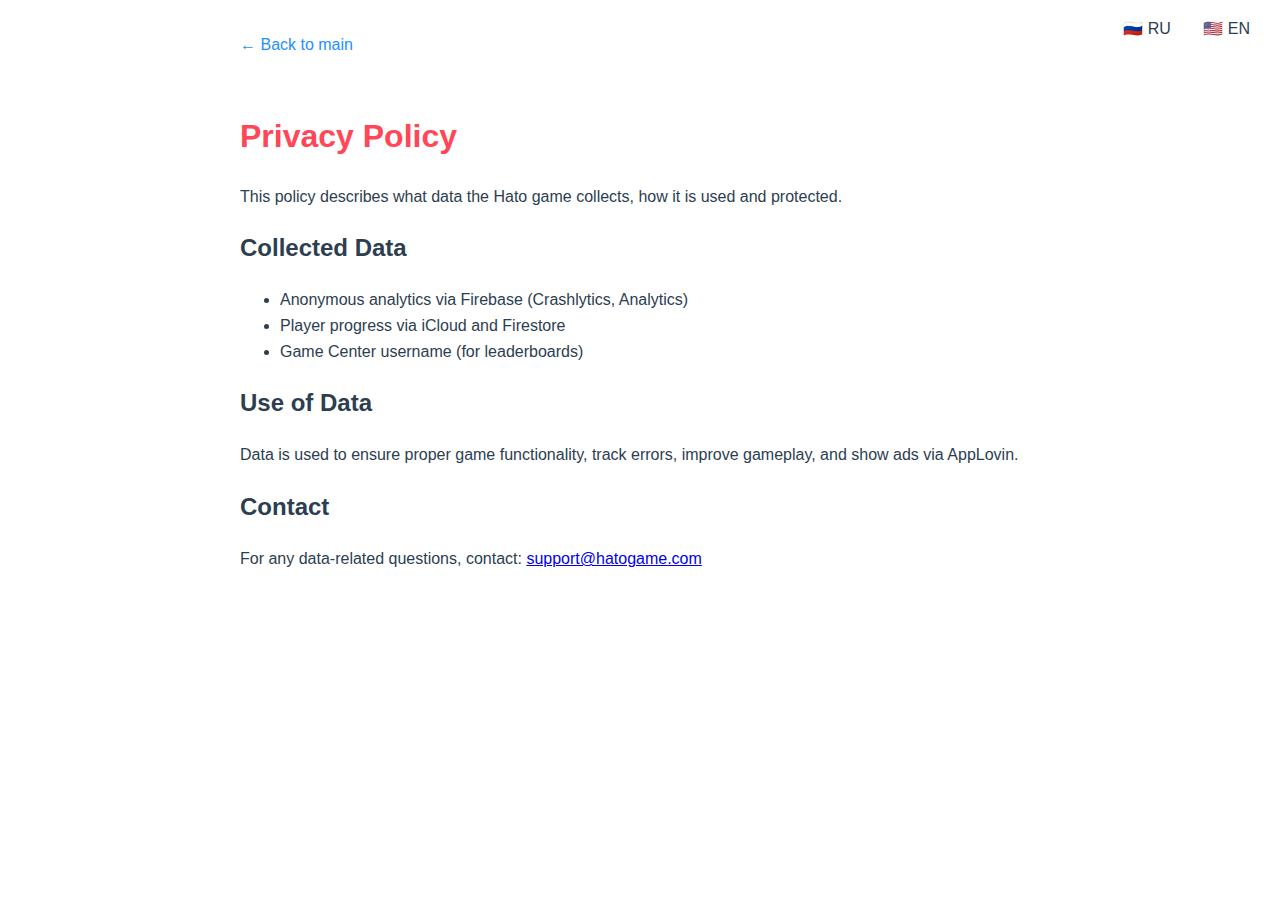
<file: privacy.html>
<!DOCTYPE html>
<html lang="en">
<head>
  <meta charset="UTF-8" />
  <meta name="viewport" content="width=device-width, initial-scale=1.0"/>
  <title>Privacy Policy — Hato</title>
  <style>
    body {
      font-family: 'Segoe UI', sans-serif;
      max-width: 800px;
      margin: 2rem auto;
      padding: 0 1rem;
      line-height: 1.6;
      color: #2c3e50;
    }

    a.back {
      display: inline-block;
      margin-bottom: 2rem;
      text-decoration: none;
      color: #1e90ff;
    }

    a.back:hover {
      text-decoration: underline;
    }

    h1 {
      color: #ff4757;
    }

    .lang-switch {
      position: absolute;
      top: 1rem;
      right: 1rem;
    }

    .lang-switch button {
      background: none;
      border: none;
      font-size: 1rem;
      color: #2c3e50;
      margin: 0 0.5rem;
      cursor: pointer;
    }

    .lang-switch button:hover {
      text-decoration: underline;
    }
  </style>
</head>
<body>
  <div class="lang-switch">
    <button onclick="setLang('ru')">🇷🇺 RU</button>
    <button onclick="setLang('en')">🇺🇸 EN</button>
  </div>

  <a class="back" href="index.html">← <span id="backText">Back to main</span></a>

  <h1 id="title">Privacy Policy</h1>

  <div id="content">
    <!-- Content injected by JS -->
  </div>

  <script>
    const content = {
      en: {
        title: "Privacy Policy",
        back: "Back to main",
        body: `
          <p>This policy describes what data the Hato game collects, how it is used and protected.</p>

          <h2>Collected Data</h2>
          <ul>
            <li>Anonymous analytics via Firebase (Crashlytics, Analytics)</li>
            <li>Player progress via iCloud and Firestore</li>
            <li>Game Center username (for leaderboards)</li>
          </ul>

          <h2>Use of Data</h2>
          <p>Data is used to ensure proper game functionality, track errors, improve gameplay, and show ads via AppLovin.</p>

          <h2>Contact</h2>
          <p>For any data-related questions, contact: <a href="mailto:support@hatogame.com">support@hatogame.com</a></p>
        `
      },
      ru: {
        title: "Политика конфиденциальности",
        back: "Назад на главную",
        body: `
          
        `
      }
    };

    function setLang(lang) {
      const t = content[lang] || content["en"];
      document.getElementById("title").textContent = t.title;
      document.getElementById("backText").textContent = t.back;
      document.getElementById("content").innerHTML = t.body;
      localStorage.setItem("lang", lang);
    }

    const savedLang = localStorage.getItem("lang");
    const browserLang = navigator.language.startsWith("ru") ? "ru" : "en";
    const currentLang = savedLang || browserLang;
    setLang(currentLang);
  </script>
</body>
</html>
</file>
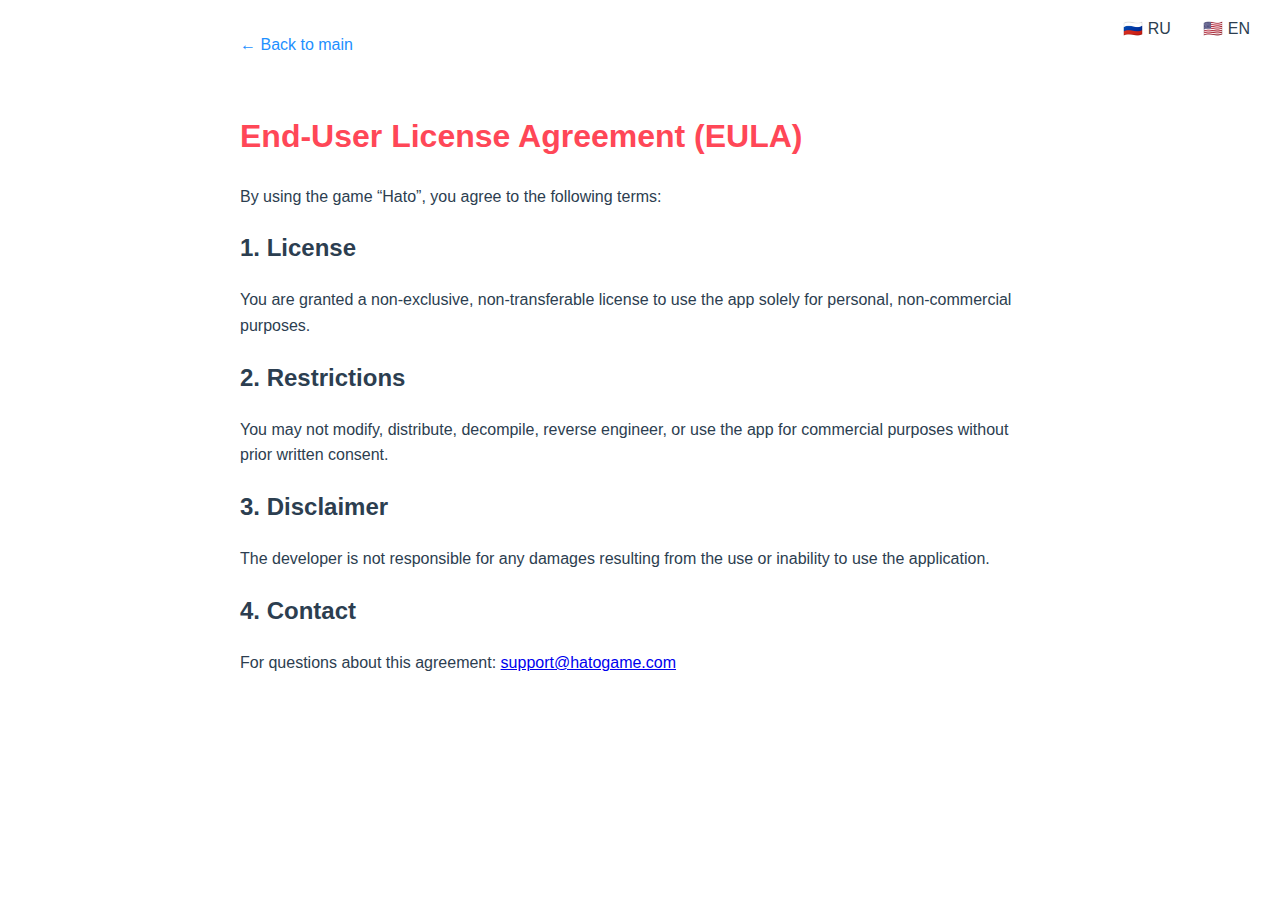
<file: terms.html>
<!DOCTYPE html>
<html lang="en">
<head>
  <meta charset="UTF-8" />
  <meta name="viewport" content="width=device-width, initial-scale=1.0"/>
  <title>EULA — Hato</title>
  <style>
    body {
      font-family: 'Segoe UI', sans-serif;
      max-width: 800px;
      margin: 2rem auto;
      padding: 0 1rem;
      line-height: 1.6;
      color: #2c3e50;
    }

    a.back {
      display: inline-block;
      margin-bottom: 2rem;
      text-decoration: none;
      color: #1e90ff;
    }

    a.back:hover {
      text-decoration: underline;
    }

    h1 {
      color: #ff4757;
    }

    .lang-switch {
      position: absolute;
      top: 1rem;
      right: 1rem;
    }

    .lang-switch button {
      background: none;
      border: none;
      font-size: 1rem;
      color: #2c3e50;
      margin: 0 0.5rem;
      cursor: pointer;
    }

    .lang-switch button:hover {
      text-decoration: underline;
    }
  </style>
</head>
<body>
  <div class="lang-switch">
    <button onclick="setLang('ru')">🇷🇺 RU</button>
    <button onclick="setLang('en')">🇺🇸 EN</button>
  </div>

  <a class="back" href="index.html">← <span id="backText">Back to main</span></a>

  <h1 id="title">End-User License Agreement (EULA)</h1>

  <div id="content">
    <!-- Content will be inserted by JS -->
  </div>

  <script>
    const content = {
      en: {
        title: "End-User License Agreement (EULA)",
        back: "Back to main",
        body: `
          <p>By using the game “Hato”, you agree to the following terms:</p>

          <h2>1. License</h2>
          <p>You are granted a non-exclusive, non-transferable license to use the app solely for personal, non-commercial purposes.</p>

          <h2>2. Restrictions</h2>
          <p>You may not modify, distribute, decompile, reverse engineer, or use the app for commercial purposes without prior written consent.</p>

          <h2>3. Disclaimer</h2>
          <p>The developer is not responsible for any damages resulting from the use or inability to use the application.</p>

          <h2>4. Contact</h2>
          <p>For questions about this agreement: <a href="mailto:support@hatogame.com">support@hatogame.com</a></p>
        `
      },
      ru: {
        title: "Лицензионное соглашение (EULA)",
        back: "Назад на главную",
        body: `
          
        `
      }
    };

    function setLang(lang) {
      const t = content[lang] || content["en"];
      document.getElementById("title").textContent = t.title;
      document.getElementById("backText").textContent = t.back;
      document.getElementById("content").innerHTML = t.body;
      localStorage.setItem("lang", lang);
    }

    const savedLang = localStorage.getItem("lang");
    const browserLang = navigator.language.startsWith("ru") ? "ru" : "en";
    const currentLang = savedLang || browserLang;
    setLang(currentLang);
  </script>
</body>
</html>
</file>
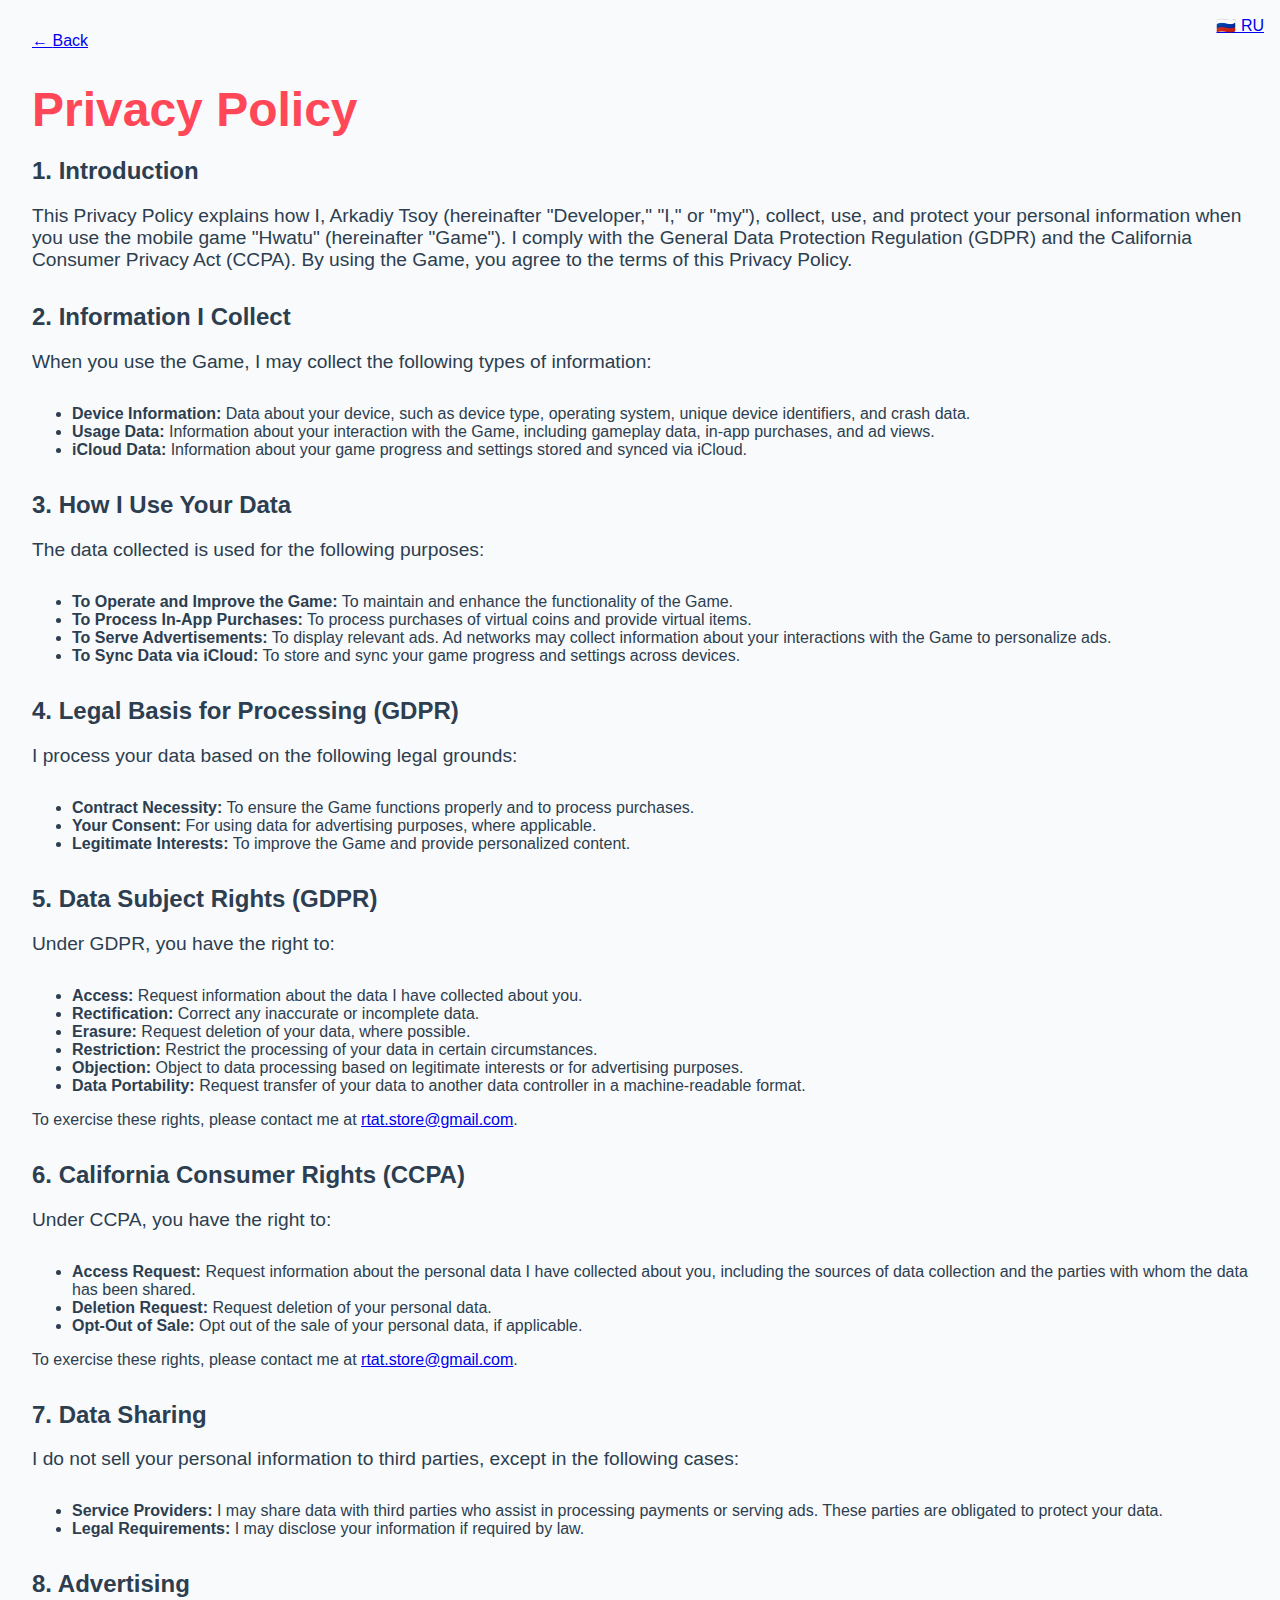
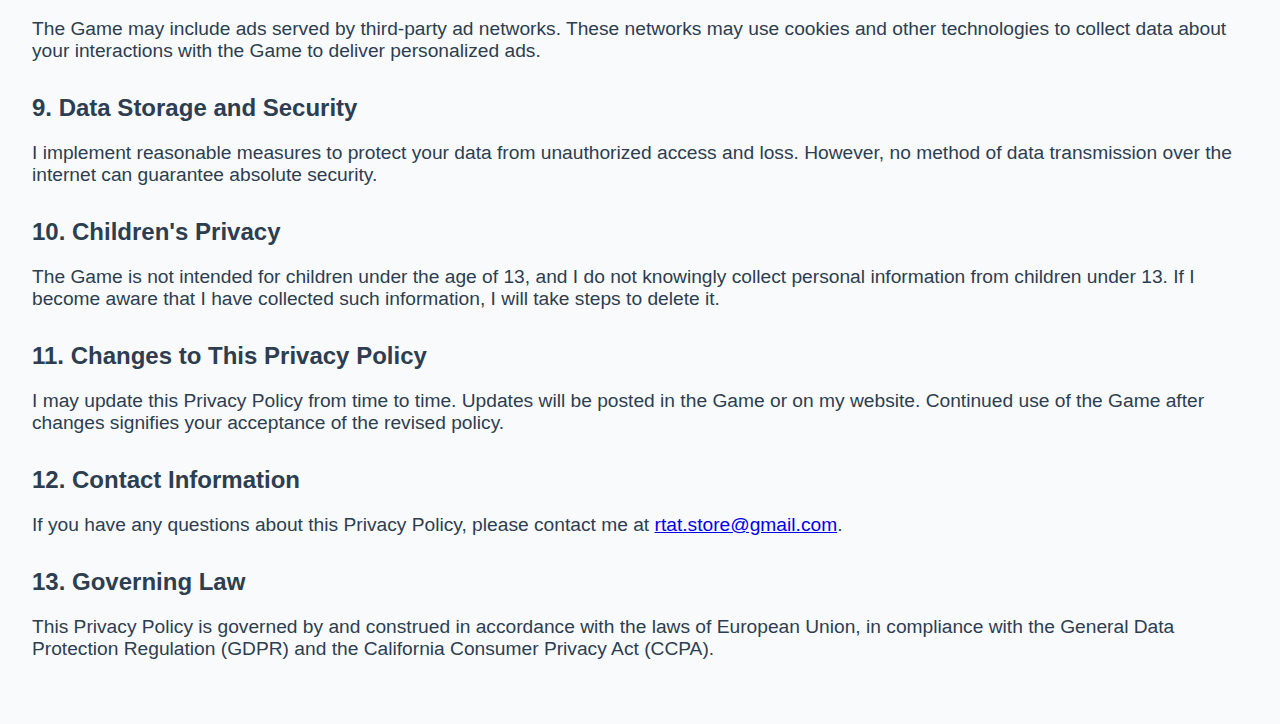
<file: en/privacy.html>
<!DOCTYPE html>
<html lang="en">
<head>
  <meta charset="UTF-8" />
  <meta name="viewport" content="width=device-width, initial-scale=1.0"/>
  <link rel="stylesheet" href="../css/style.css">
  <script src="../js/lang.js"></script>
  <title>Privacy Policy - Hwatu</title>
</head>
<body>
  <div class="lang-switch">
      <a href="/ru/privacy.html" onclick="setLang('ru')">🇷🇺 RU</a>
  </div>

  <a class="back" href="../">← <span id="backText">Back</span></a>

  <h1 id="title">Privacy Policy</h1>

  <div id="content">
    <h2>1. Introduction</h2>
        <p>This Privacy Policy explains how I, Arkadiy Tsoy (hereinafter "Developer," "I," or "my"), collect, use, and protect your personal information when you use the mobile game "Hwatu" (hereinafter "Game"). I comply with the General Data Protection Regulation (GDPR) and the California Consumer Privacy Act (CCPA). By using the Game, you agree to the terms of this Privacy Policy.
        </p>
    <h2>2. Information I Collect</h2>
        <p>When you use the Game, I may collect the following types of information:
        <ul>
            <li><b>Device Information:</b> Data about your device, such as device type, operating system, unique device identifiers, and crash data.</li>
            <li><b>Usage Data:</b> Information about your interaction with the Game, including gameplay data, in-app purchases, and ad views.</li>
            <li><b>iCloud Data:</b> Information about your game progress and settings stored and synced via iCloud.</li>
        </ul>
        </p>

    <h2>3. How I Use Your Data</h2>
        <p>The data collected is used for the following purposes:
        <ul>
            <li><b>To Operate and Improve the Game:</b> To maintain and enhance the functionality of the Game.</li>
            <li><b>To Process In-App Purchases:</b> To process purchases of virtual coins and provide virtual items.</li>
            <li><b>To Serve Advertisements:</b> To display relevant ads. Ad networks may collect information about your interactions with the Game to personalize ads.</li>
            <li><b>To Sync Data via iCloud:</b> To store and sync your game progress and settings across devices.</li>
        </ul>
        </p>
    
    <h2>4. Legal Basis for Processing (GDPR)</h2>
        <p>I process your data based on the following legal grounds:
        <ul>
            <li><b>Contract Necessity:</b> To ensure the Game functions properly and to process purchases.</li>
            <li><b>Your Consent:</b> For using data for advertising purposes, where applicable.</li>
            <li><b>Legitimate Interests:</b> To improve the Game and provide personalized content.</li>
        </ul>
        </p>
    
    <h2>5. Data Subject Rights (GDPR)</h2>
        <p>Under GDPR, you have the right to:
        <ul>
            <li><b>Access:</b> Request information about the data I have collected about you.</li>
            <li><b>Rectification:</b> Correct any inaccurate or incomplete data.</li>
            <li><b>Erasure:</b> Request deletion of your data, where possible.</li>
            <li><b>Restriction:</b> Restrict the processing of your data in certain circumstances.</li>
            <li><b>Objection:</b> Object to data processing based on legitimate interests or for advertising purposes.</li>
            <li><b>Data Portability:</b> Request transfer of your data to another data controller in a machine-readable format.</li>
        </ul>
        To exercise these rights, please contact me at <a href="mailto:rtat.store@gmail.com">rtat.store@gmail.com</a>.
        </p>
        
    <h2>6. California Consumer Rights (CCPA)</h2>
        <p>Under CCPA, you have the right to:
        <ul>
            <li><b>Access Request:</b> Request information about the personal data I have collected about you, including the sources of data collection and the parties with whom the data has been shared.</li>
            <li><b>Deletion Request:</b> Request deletion of your personal data.</li>
            <li><b>Opt-Out of Sale:</b> Opt out of the sale of your personal data, if applicable.</li>
        </ul>
        To exercise these rights, please contact me at <a href="mailto:rtat.store@gmail.com">rtat.store@gmail.com</a>.
        </p>
        
    <h2>7. Data Sharing</h2>
        <p>I do not sell your personal information to third parties, except in the following cases:
        <ul>
            <li><b>Service Providers:</b> I may share data with third parties who assist in processing payments or serving ads. These parties are obligated to protect your data.</li>
            <li><b>Legal Requirements:</b> I may disclose your information if required by law.</li>
        </ul>
        </p>
    
    <h2>8. Advertising</h2>
        <p>The Game may include ads served by third-party ad networks. These networks may use cookies and other technologies to collect data about your interactions with the Game to deliver personalized ads.
        </p>
    
    <h2>9. Data Storage and Security</h2>
        <p>I implement reasonable measures to protect your data from unauthorized access and loss. However, no method of data transmission over the internet can guarantee absolute security.
        </p>
        
    <h2>10. Children's Privacy</h2>
        <p>The Game is not intended for children under the age of 13, and I do not knowingly collect personal information from children under 13. If I become aware that I have collected such information, I will take steps to delete it.</p>
        
    <h2>11. Changes to This Privacy Policy</h2>
        <p>I may update this Privacy Policy from time to time. Updates will be posted in the Game or on my website. Continued use of the Game after changes signifies your acceptance of the revised policy.</p>
        
    <h2>12. Contact Information</h2>
        <p>If you have any questions about this Privacy Policy, please contact me at <a href="mailto:rtat.store@gmail.com">rtat.store@gmail.com</a>.
        </p>
        
    <h2>13. Governing Law</h2>
        <p>This Privacy Policy is governed by and construed in accordance with the laws of European Union, in compliance with the General Data Protection Regulation (GDPR) and the California Consumer Privacy Act (CCPA).
        </p>
  </div>
</body>
</html>
</file>
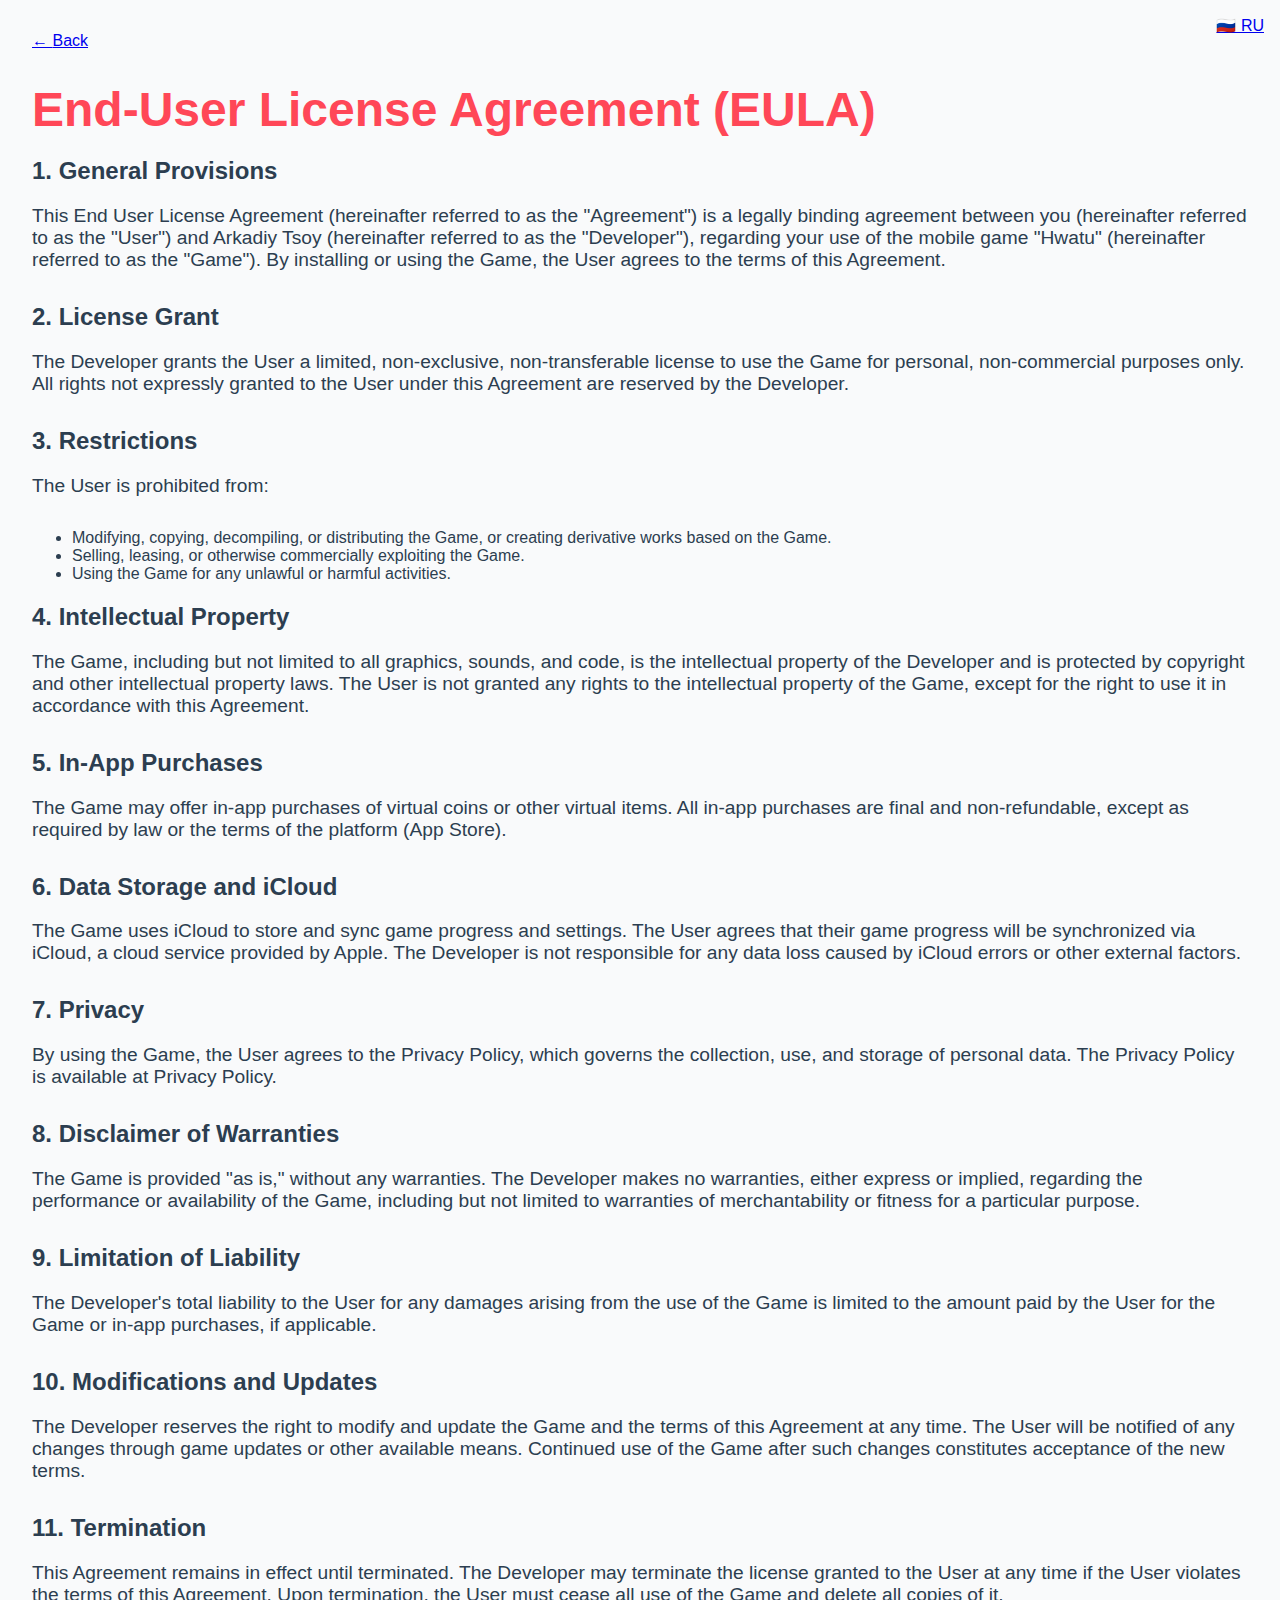
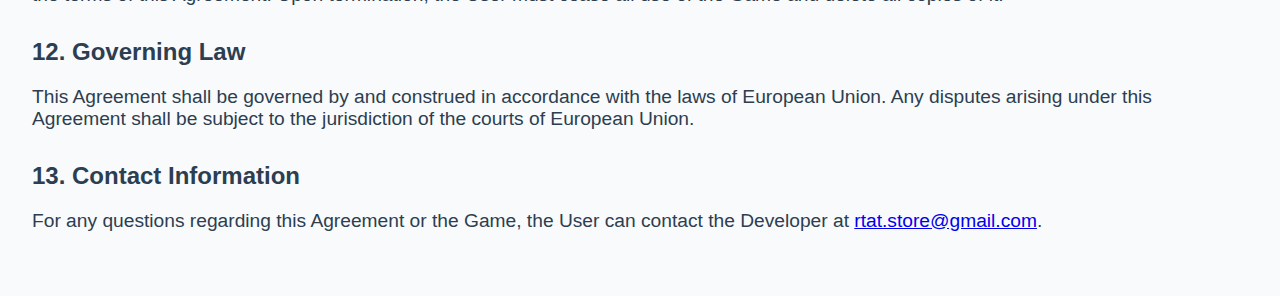
<file: en/terms.html>
<!DOCTYPE html>
<html lang="en">
<head>
  <meta charset="UTF-8" />
  <meta name="viewport" content="width=device-width, initial-scale=1.0"/>
  <link rel="stylesheet" href="../css/style.css">
  <script src="../js/lang.js"></script>
  <title>EULA — Hwatu</title>
</head>
<body>
  <div class="lang-switch">
      <a href="/ru/terms.html" onclick="setLang('en')">🇷🇺 RU</a>
  </div>

  <a class="back" href="..">← <span id="backText">Back</span></a>

  <h1 id="title">End-User License Agreement (EULA)</h1>

  <div id="content">
    <h2>1. General Provisions</h2>
    <p>This End User License Agreement (hereinafter referred to as the "Agreement") is a legally binding agreement between you (hereinafter referred to as the "User") and Arkadiy Tsoy (hereinafter referred to as the "Developer"), regarding your use of the mobile game "Hwatu" (hereinafter referred to as the "Game"). By installing or using the Game, the User agrees to the terms of this Agreement.</p>

    <h2>2. License Grant</h2>
    <p>The Developer grants the User a limited, non-exclusive, non-transferable license to use the Game for personal, non-commercial purposes only. All rights not expressly granted to the User under this Agreement are reserved by the Developer.</p>

    <h2>3. Restrictions</h2>
    <p>The User is prohibited from:</p>
    <ul>
        <li>Modifying, copying, decompiling, or distributing the Game, or creating derivative works based on the Game.</li>
        <li>Selling, leasing, or otherwise commercially exploiting the Game.</li>
        <li>Using the Game for any unlawful or harmful activities.</li>
    </ul>

    <h2>4. Intellectual Property</h2>
    <p>The Game, including but not limited to all graphics, sounds, and code, is the intellectual property of the Developer and is protected by copyright and other intellectual property laws. The User is not granted any rights to the intellectual property of the Game, except for the right to use it in accordance with this Agreement.</p>
    
    <h2>5. In-App Purchases</h2>
    <p>The Game may offer in-app purchases of virtual coins or other virtual items. All in-app purchases are final and non-refundable, except as required by law or the terms of the platform (App Store).</p>
    
    <h2>6. Data Storage and iCloud</h2>
    <p>The Game uses iCloud to store and sync game progress and settings. The User agrees that their game progress will be synchronized via iCloud, a cloud service provided by Apple. The Developer is not responsible for any data loss caused by iCloud errors or other external factors.</p>
    
    <h2>7. Privacy</h2>
    <p>By using the Game, the User agrees to the Privacy Policy, which governs the collection, use, and storage of personal data. The Privacy Policy is available at Privacy Policy.</p>
    
    <h2>8. Disclaimer of Warranties</h2>
    <p>The Game is provided "as is," without any warranties. The Developer makes no warranties, either express or implied, regarding the performance or availability of the Game, including but not limited to warranties of merchantability or fitness for a particular purpose.</p>
    
    <h2>9. Limitation of Liability</h2>
    <p>The Developer's total liability to the User for any damages arising from the use of the Game is limited to the amount paid by the User for the Game or in-app purchases, if applicable.</p>
    
    <h2>10. Modifications and Updates</h2>
    <p>The Developer reserves the right to modify and update the Game and the terms of this Agreement at any time. The User will be notified of any changes through game updates or other available means. Continued use of the Game after such changes constitutes acceptance of the new terms.</p>
    
    <h2>11. Termination</h2>
    <p>This Agreement remains in effect until terminated. The Developer may terminate the license granted to the User at any time if the User violates the terms of this Agreement. Upon termination, the User must cease all use of the Game and delete all copies of it.</p>
    
    <h2>12. Governing Law</h2>
    <p>This Agreement shall be governed by and construed in accordance with the laws of European Union. Any disputes arising under this Agreement shall be subject to the jurisdiction of the courts of European Union.</p>
    
    <h2>13. Contact Information</h2>
    <p>For any questions regarding this Agreement or the Game, the User can contact the Developer at <a href="mailto:rtat.store@gmail.com">rtat.store@gmail.com</a>.</p>
  </div>
</body>
</html>
</file>
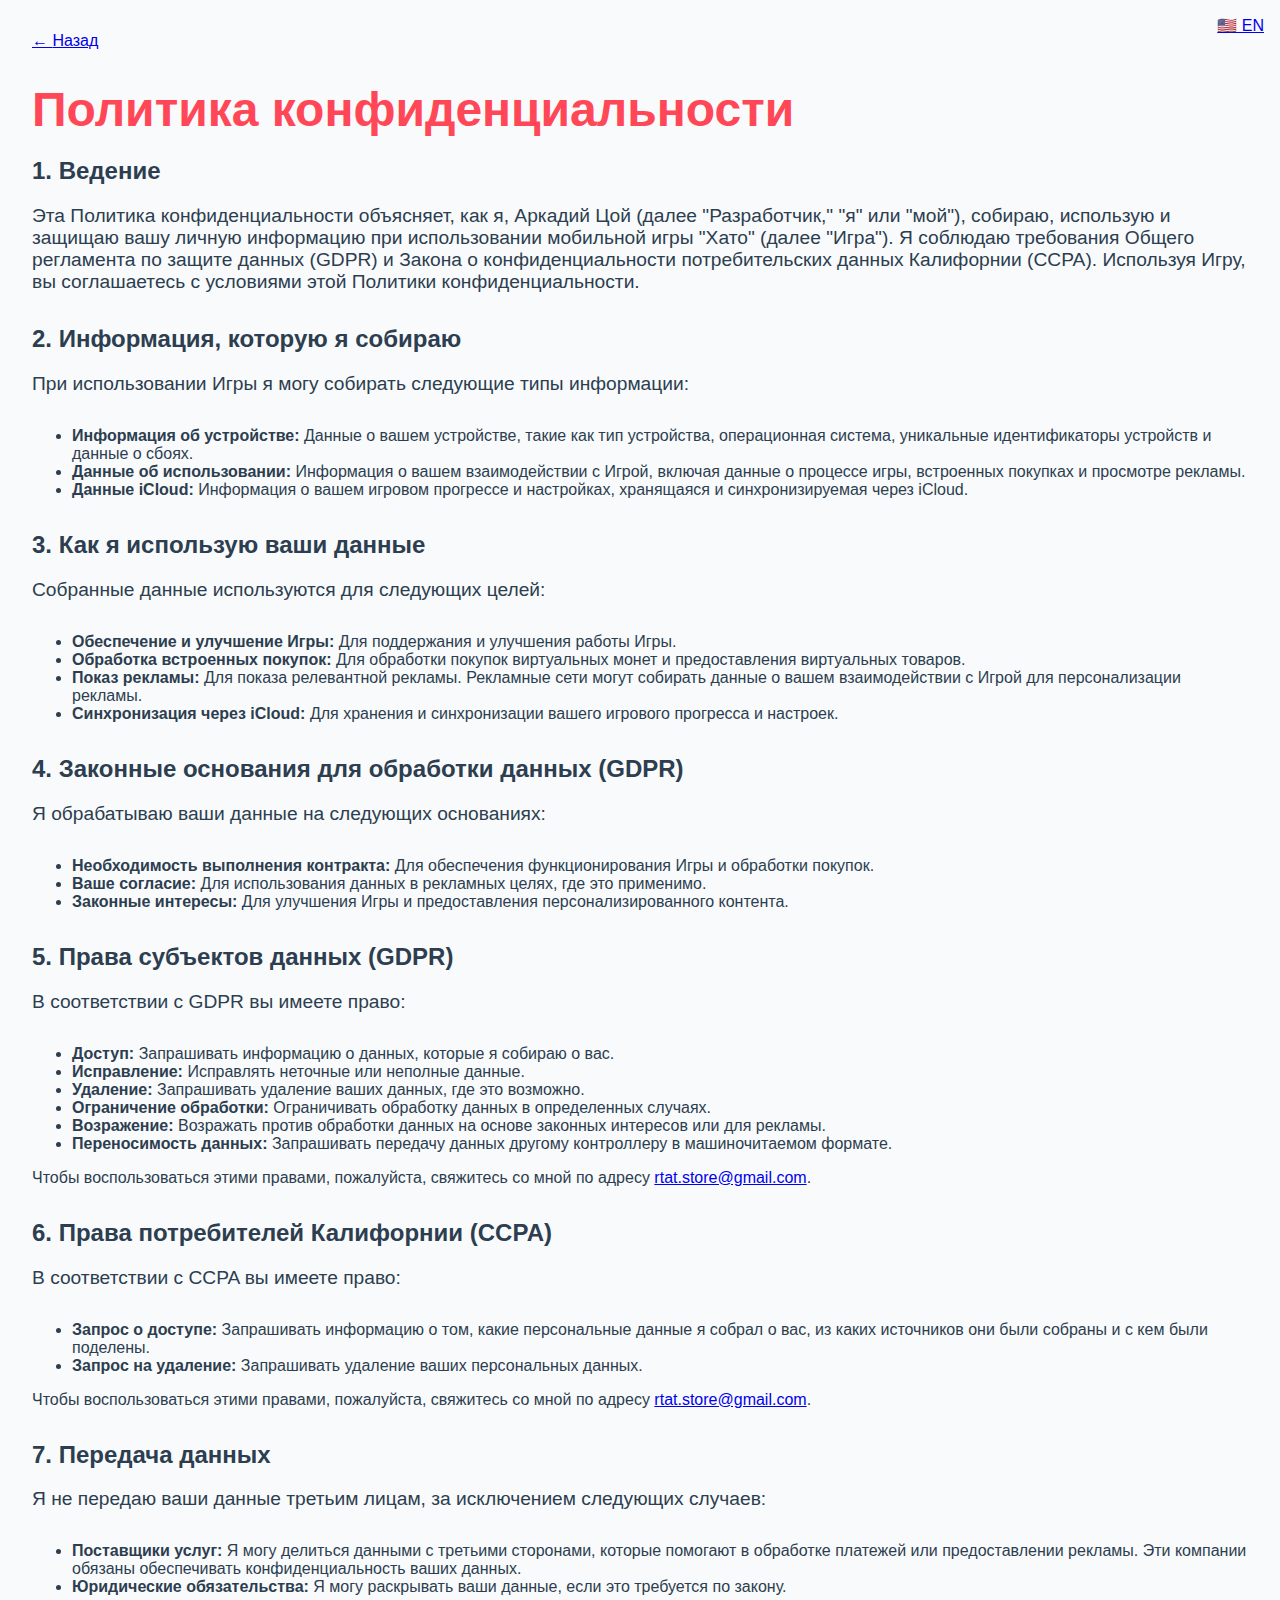
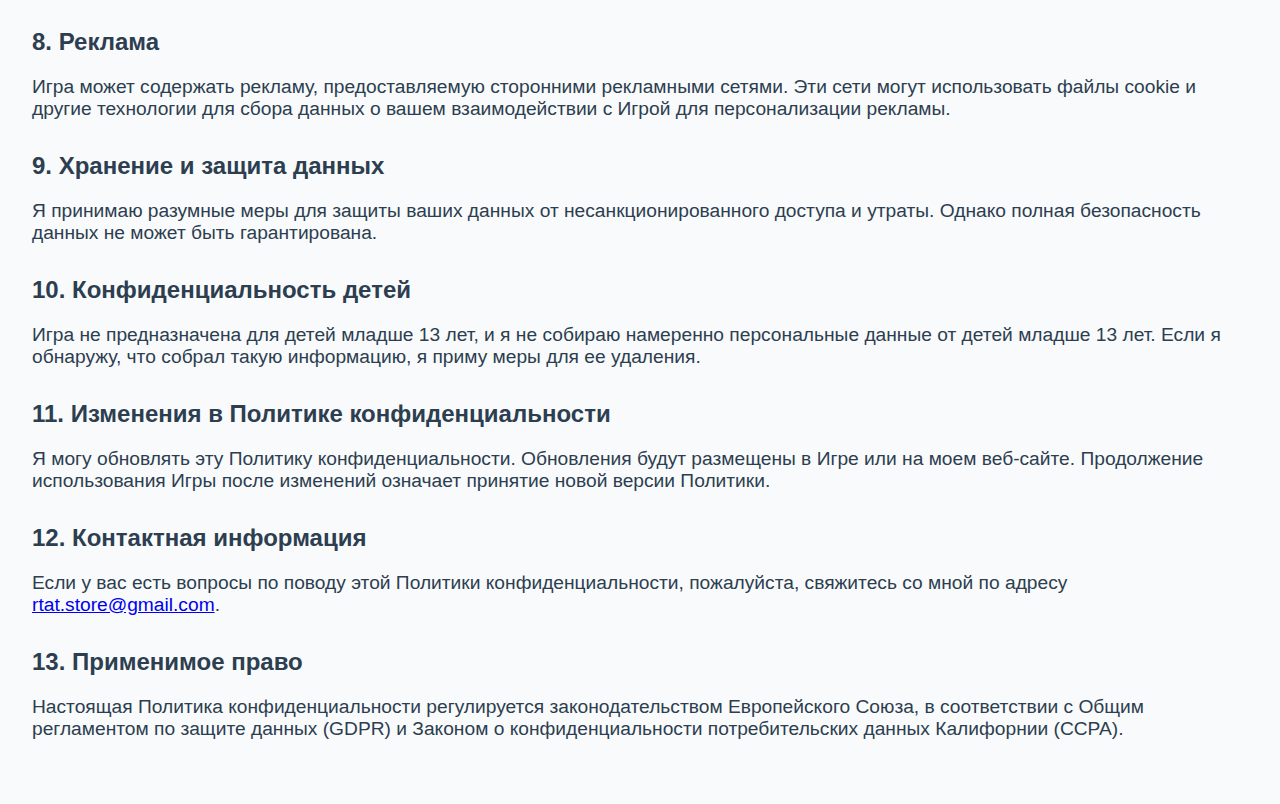
<file: ru/privacy.html>
<!DOCTYPE html>
<html lang="ru">
<head>
  <meta charset="UTF-8" />
  <meta name="viewport" content="width=device-width, initial-scale=1.0"/>
  <link rel="stylesheet" href="../css/style.css">
  <script src="../js/lang.js"></script>
  <title>Политика конфиденциальности - Хато</title>
</head>
<body>
  <div class="lang-switch">
      <a href="/en/privacy.html" onclick="setLang('en')">🇺🇸 EN</a>
  </div>

  <a class="back" href="../">← <span id="backText">Назад</span></a>

  <h1 id="title">Политика конфиденциальности</h1>

  <div id="content">
<h2>1. Ведение</h2>
    <p>Эта Политика конфиденциальности объясняет, как я, Аркадий Цой (далее "Разработчик," "я" или "мой"), собираю, использую и защищаю вашу личную информацию при использовании мобильной игры "Хато" (далее "Игра"). Я соблюдаю требования Общего регламента по защите данных (GDPR) и Закона о конфиденциальности потребительских данных Калифорнии (CCPA). Используя Игру, вы соглашаетесь с условиями этой Политики конфиденциальности.</p>
    
<h2>2. Информация, которую я собираю</h2>
    <p>При использовании Игры я могу собирать следующие типы информации:
    <ul>
        <li><b>Информация об устройстве:</b> Данные о вашем устройстве, такие как тип устройства, операционная система, уникальные идентификаторы устройств и данные о сбоях.</li>
        <li><b>Данные об использовании:</b> Информация о вашем взаимодействии с Игрой, включая данные о процессе игры, встроенных покупках и просмотре рекламы.</li>
        <li><b>Данные iCloud:</b> Информация о вашем игровом прогрессе и настройках, хранящаяся и синхронизируемая через iCloud.</li>
    </ul>
    </p>
<h2>3. Как я использую ваши данные</h2>
    <p>Собранные данные используются для следующих целей:
    <ul>
        <li><b>Обеспечение и улучшение Игры:</b> Для поддержания и улучшения работы Игры.</li>
        <li><b>Обработка встроенных покупок:</b> Для обработки покупок виртуальных монет и предоставления виртуальных товаров.</li>
        <li><b>Показ рекламы:</b> Для показа релевантной рекламы. Рекламные сети могут собирать данные о вашем взаимодействии с Игрой для персонализации рекламы.</li>
        <li><b>Синхронизация через iCloud:</b> Для хранения и синхронизации вашего игрового прогресса и настроек.</li>
    </ul>
    </p>
<h2>4. Законные основания для обработки данных (GDPR)</h2>
    <p>Я обрабатываю ваши данные на следующих основаниях:
    <ul>
        <li><b>Необходимость выполнения контракта:</b> Для обеспечения функционирования Игры и обработки покупок.</li>
        <li><b>Ваше согласие: </b> Для использования данных в рекламных целях, где это применимо.</li>
        <li><b>Законные интересы: </b> Для улучшения Игры и предоставления персонализированного контента.</li>
    </ul>
    </p>

<h2>5. Права субъектов данных (GDPR)</h2>
    <p>В соответствии с GDPR вы имеете право:
    <ul>
        <li><b>Доступ:</b> Запрашивать информацию о данных, которые я собираю о вас.</li>
        <li><b>Исправление: </b> Исправлять неточные или неполные данные.</li>
        <li><b>Удаление: </b> Запрашивать удаление ваших данных, где это возможно.</li>
        <li><b>Ограничение обработки: </b> Ограничивать обработку данных в определенных случаях.</li>
        <li><b>Возражение: </b> Возражать против обработки данных на основе законных интересов или для рекламы.</li>
        <li><b>Переносимость данных: </b> Запрашивать передачу данных другому контроллеру в машиночитаемом формате.</li>
    </ul>
    Чтобы воспользоваться этими правами, пожалуйста, свяжитесь со мной по адресу <a href="mailto:rtat.store@gmail.com">rtat.store@gmail.com</a>.
    </p>
<h2>6. Права потребителей Калифорнии (CCPA)</h2>
    <p>В соответствии с CCPA вы имеете право:
    <ul>
        <li><b>Запрос о доступе:</b> Запрашивать информацию о том, какие персональные данные я собрал о вас, из каких источников они были собраны и с кем были поделены.</li>
        <li><b>Запрос на удаление: </b> Запрашивать удаление ваших персональных данных.</li>
    </ul>
    Чтобы воспользоваться этими правами, пожалуйста, свяжитесь со мной по адресу <a href="mailto:rtat.store@gmail.com">rtat.store@gmail.com</a>.
    </p>

<h2>7. Передача данных</h2>
    <p>Я не передаю ваши данные третьим лицам, за исключением следующих случаев:
    <ul>
        <li><b>Поставщики услуг:</b> Я могу делиться данными с третьими сторонами, которые помогают в обработке платежей или предоставлении рекламы. Эти компании обязаны обеспечивать конфиденциальность ваших данных.</li>
        <li><b>Юридические обязательства: </b> Я могу раскрывать ваши данные, если это требуется по закону.</li>
    </ul>
    </p>

<h2>8. Реклама</h2>
    <p>Игра может содержать рекламу, предоставляемую сторонними рекламными сетями. Эти сети могут использовать файлы cookie и другие технологии для сбора данных о вашем взаимодействии с Игрой для персонализации рекламы.
    </p>
    
<h2>9. Хранение и защита данных</h2>
    <p>Я принимаю разумные меры для защиты ваших данных от несанкционированного доступа и утраты. Однако полная безопасность данных не может быть гарантирована.
    </p>
    
<h2>10. Конфиденциальность детей</h2>
    <p>Игра не предназначена для детей младше 13 лет, и я не собираю намеренно персональные данные от детей младше 13 лет. Если я обнаружу, что собрал такую информацию, я приму меры для ее удаления.
    </p>
    
<h2>11. Изменения в Политике конфиденциальности</h2>
    <p>Я могу обновлять эту Политику конфиденциальности. Обновления будут размещены в Игре или на моем веб-сайте. Продолжение использования Игры после изменений означает принятие новой версии Политики.
    </p>

<h2>12. Контактная информация</h2>
    <p>Если у вас есть вопросы по поводу этой Политики конфиденциальности, пожалуйста, свяжитесь со мной по адресу <a href="mailto:rtat.store@gmail.com">rtat.store@gmail.com</a>.
    </p>

<h2>13. Применимое право</h2>
    <p>Настоящая Политика конфиденциальности регулируется законодательством Европейского Союза, в соответствии с Общим регламентом по защите данных (GDPR) и Законом о конфиденциальности потребительских данных Калифорнии (CCPA).
    </p>
  </div>
</body>
</html>
</file>
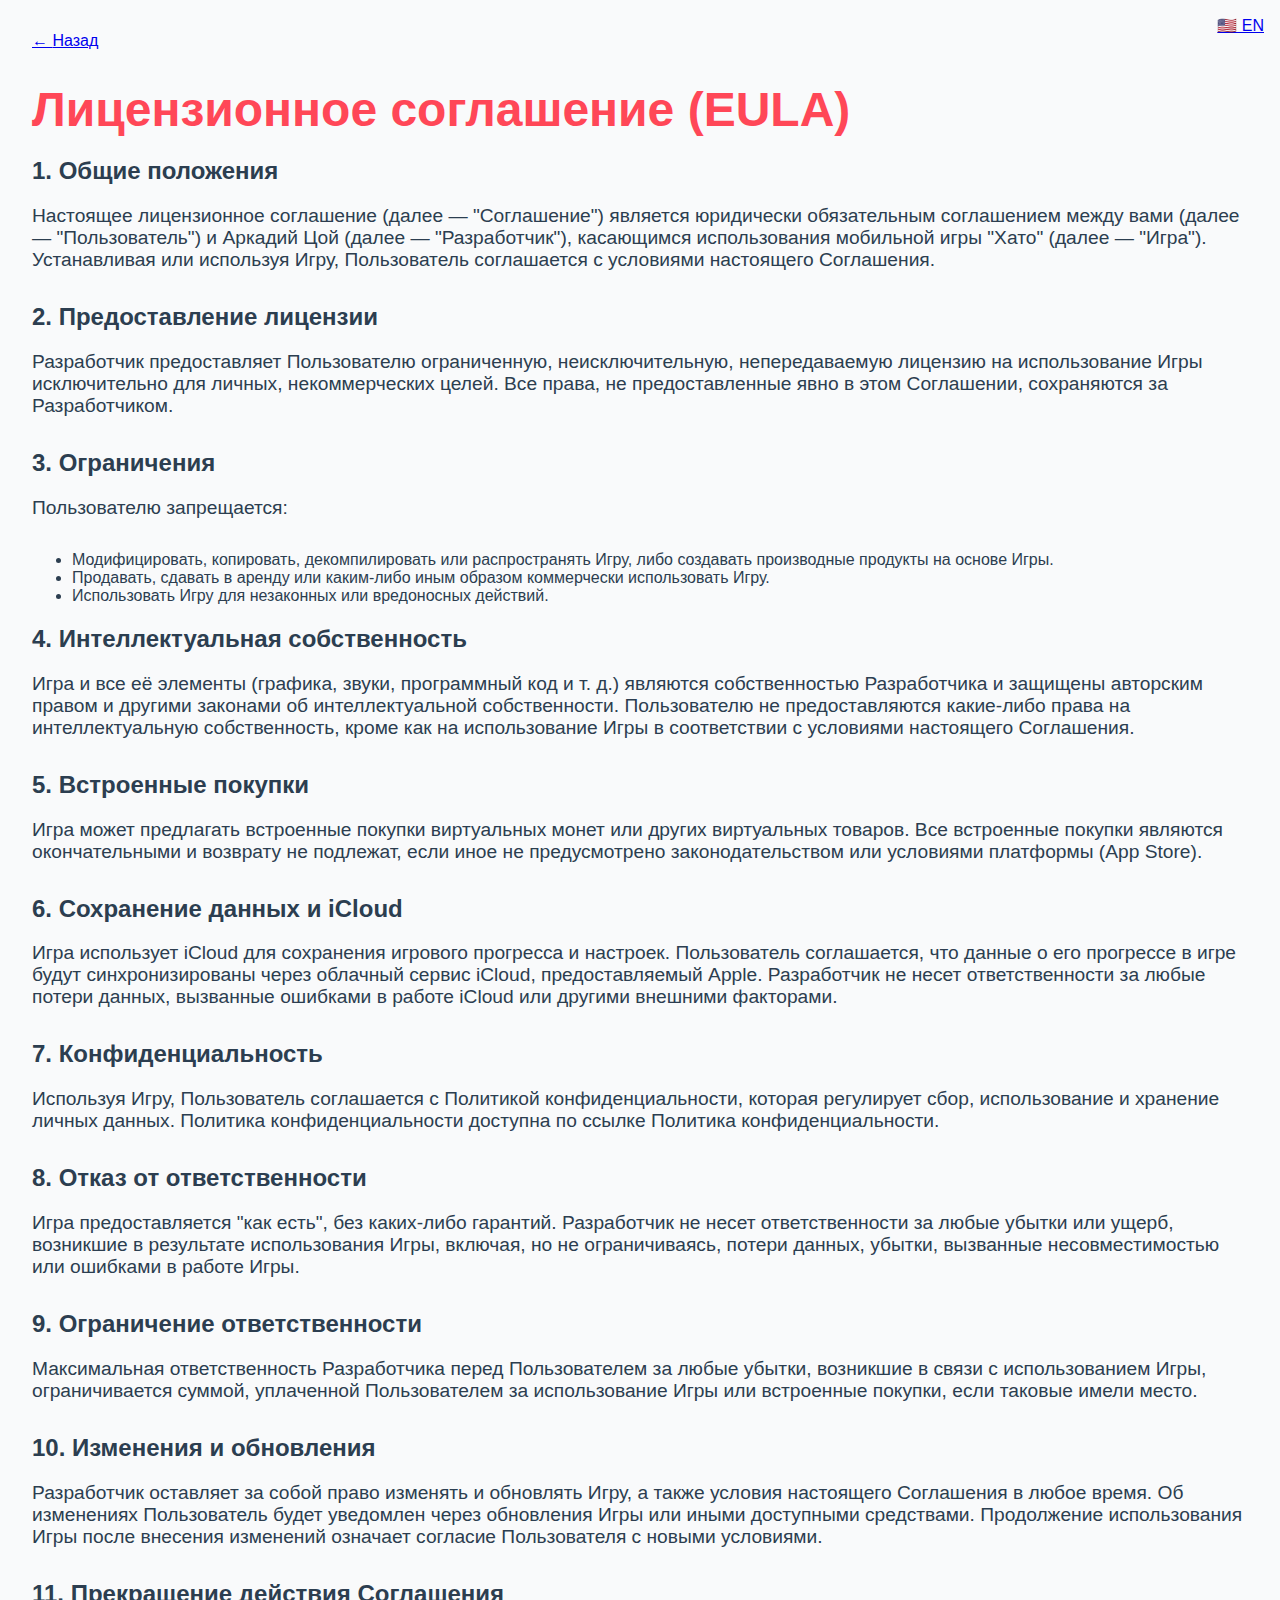
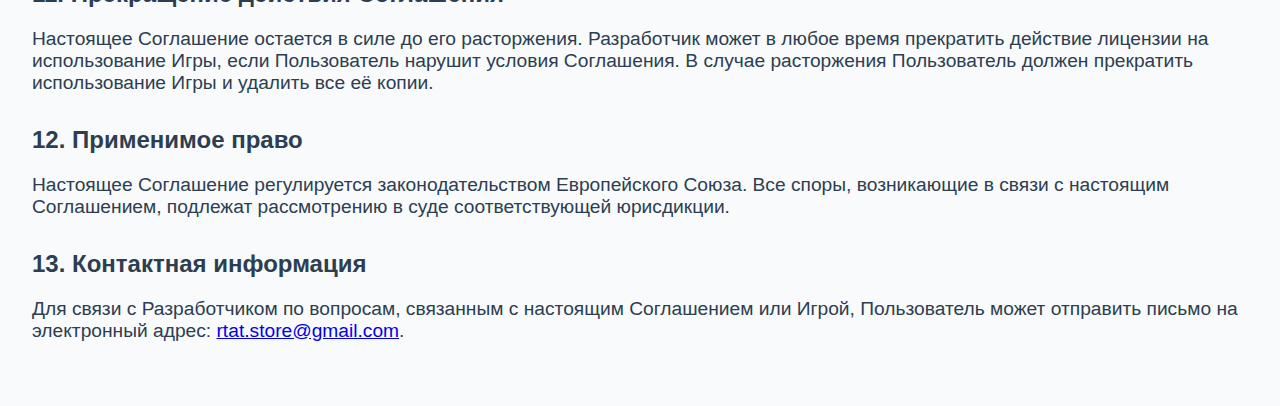
<file: ru/terms.html>
<!DOCTYPE html>
<html lang="ru">
<head>
  <meta charset="UTF-8" />
  <meta name="viewport" content="width=device-width, initial-scale=1.0"/>
  <link rel="stylesheet" href="../css/style.css">
  <script src="../js/lang.js"></script>
  <title>Лицензионное соглашение (EULA) - Хато</title>
</head>
<body>
  <div class="lang-switch">
      <a href="/en/terms.html" onclick="setLang('en')">🇺🇸 EN</a>
  </div>

  <a class="back" href="..">← <span id="backText">Назад</span></a>

  <h1 id="title">Лицензионное соглашение (EULA)</h1>

  <div id="content">
      <h2>1. Общие положения</h2>
      <p>Настоящее лицензионное соглашение (далее — "Соглашение") является юридически обязательным соглашением между вами (далее — "Пользователь") и Аркадий Цой (далее — "Разработчик"), касающимся использования мобильной игры "Хато" (далее — "Игра"). Устанавливая или используя Игру, Пользователь соглашается с условиями настоящего Соглашения.</p>

      <h2>2. Предоставление лицензии</h2>
      <p>Разработчик предоставляет Пользователю ограниченную, неисключительную, непередаваемую лицензию на использование Игры исключительно для личных, некоммерческих целей. Все права, не предоставленные явно в этом Соглашении, сохраняются за Разработчиком.</p>

      <h2>3. Ограничения</h2>
      <p>Пользователю запрещается:</p>
      <ul>
          <li>Модифицировать, копировать, декомпилировать или распространять Игру, либо создавать производные продукты на основе Игры.</li>
          <li>Продавать, сдавать в аренду или каким-либо иным образом коммерчески использовать Игру.</li>
          <li>Использовать Игру для незаконных или вредоносных действий.</li>
      </ul>

      <h2>4. Интеллектуальная собственность</h2>
      <p>Игра и все её элементы (графика, звуки, программный код и т. д.) являются собственностью Разработчика и защищены авторским правом и другими законами об интеллектуальной собственности. Пользователю не предоставляются какие-либо права на интеллектуальную собственность, кроме как на использование Игры в соответствии с условиями настоящего Соглашения.</p>
      
      <h2>5. Встроенные покупки</h2>
      <p>Игра может предлагать встроенные покупки виртуальных монет или других виртуальных товаров. Все встроенные покупки являются окончательными и возврату не подлежат, если иное не предусмотрено законодательством или условиями платформы (App Store).</p>
      
      <h2>6. Сохранение данных и iCloud</h2>
      <p>Игра использует iCloud для сохранения игрового прогресса и настроек. Пользователь соглашается, что данные о его прогрессе в игре будут синхронизированы через облачный сервис iCloud, предоставляемый Apple. Разработчик не несет ответственности за любые потери данных, вызванные ошибками в работе iCloud или другими внешними факторами.</p>
      
      <h2>7. Конфиденциальность</h2>
      <p>Используя Игру, Пользователь соглашается с Политикой конфиденциальности, которая регулирует сбор, использование и хранение личных данных. Политика конфиденциальности доступна по ссылке Политика конфиденциальности.</p>
      
      <h2>8. Отказ от ответственности</h2>
      <p>Игра предоставляется "как есть", без каких-либо гарантий. Разработчик не несет ответственности за любые убытки или ущерб, возникшие в результате использования Игры, включая, но не ограничиваясь, потери данных, убытки, вызванные несовместимостью или ошибками в работе Игры.</p>
      
      <h2>9. Ограничение ответственности</h2>
      <p>Максимальная ответственность Разработчика перед Пользователем за любые убытки, возникшие в связи с использованием Игры, ограничивается суммой, уплаченной Пользователем за использование Игры или встроенные покупки, если таковые имели место.</p>
      
      <h2>10. Изменения и обновления</h2>
      <p>Разработчик оставляет за собой право изменять и обновлять Игру, а также условия настоящего Соглашения в любое время. Об изменениях Пользователь будет уведомлен через обновления Игры или иными доступными средствами. Продолжение использования Игры после внесения изменений означает согласие Пользователя с новыми условиями.</p>
      
      <h2>11. Прекращение действия Соглашения</h2>
      <p>Настоящее Соглашение остается в силе до его расторжения. Разработчик может в любое время прекратить действие лицензии на использование Игры, если Пользователь нарушит условия Соглашения. В случае расторжения Пользователь должен прекратить использование Игры и удалить все её копии.</p>
      
      <h2>12. Применимое право</h2>
      <p>Настоящее Соглашение регулируется законодательством Европейского Союза. Все споры, возникающие в связи с настоящим Соглашением, подлежат рассмотрению в суде соответствующей юрисдикции.</p>
      
      <h2>13. Контактная информация</h2>
      <p>Для связи с Разработчиком по вопросам, связанным с настоящим Соглашением или Игрой, Пользователь может отправить письмо на электронный адрес: <a href="mailto:rtat.store@gmail.com">rtat.store@gmail.com</a>.</p>
  </div>
</body>
</html>
</file>
<file: css/style.css>
:root {
  --bg: #f9fafb;
  --text: #2c3e50;
  --accent: #ff4757;
  --btn: #1e90ff;
}

body {
  font-family: 'Segoe UI', sans-serif;
  margin: 0;
  background-color: var(--bg);
  color: var(--text);
  padding: 2rem;
}

.container {
  max-width: 800px;
  margin: auto;
  text-align: center;
}

h1 {
  font-size: 3rem;
  margin-bottom: 1rem;
  color: var(--accent);
}

p {
  font-size: 1.2rem;
  margin-bottom: 2rem;
}

.btn {
  display: inline-block;
  padding: 0.8rem 1.6rem;
  background-color: var(--btn);
  color: white;
  font-weight: bold;
  border-radius: 8px;
  text-decoration: none;
  margin-bottom: 2rem;
  transition: background 0.3s;
}

.btn:hover {
  background-color: #0d7adb;
}

footer {
  margin-top: 3rem;
  font-size: 0.95rem;
}

footer a {
  color: var(--btn);
  margin: 0 1rem;
  text-decoration: none;
}

footer a:hover {
  text-decoration: underline;
}

.lang-switch {
  position: absolute;
  top: 1rem;
  right: 1rem;
}
</file>
